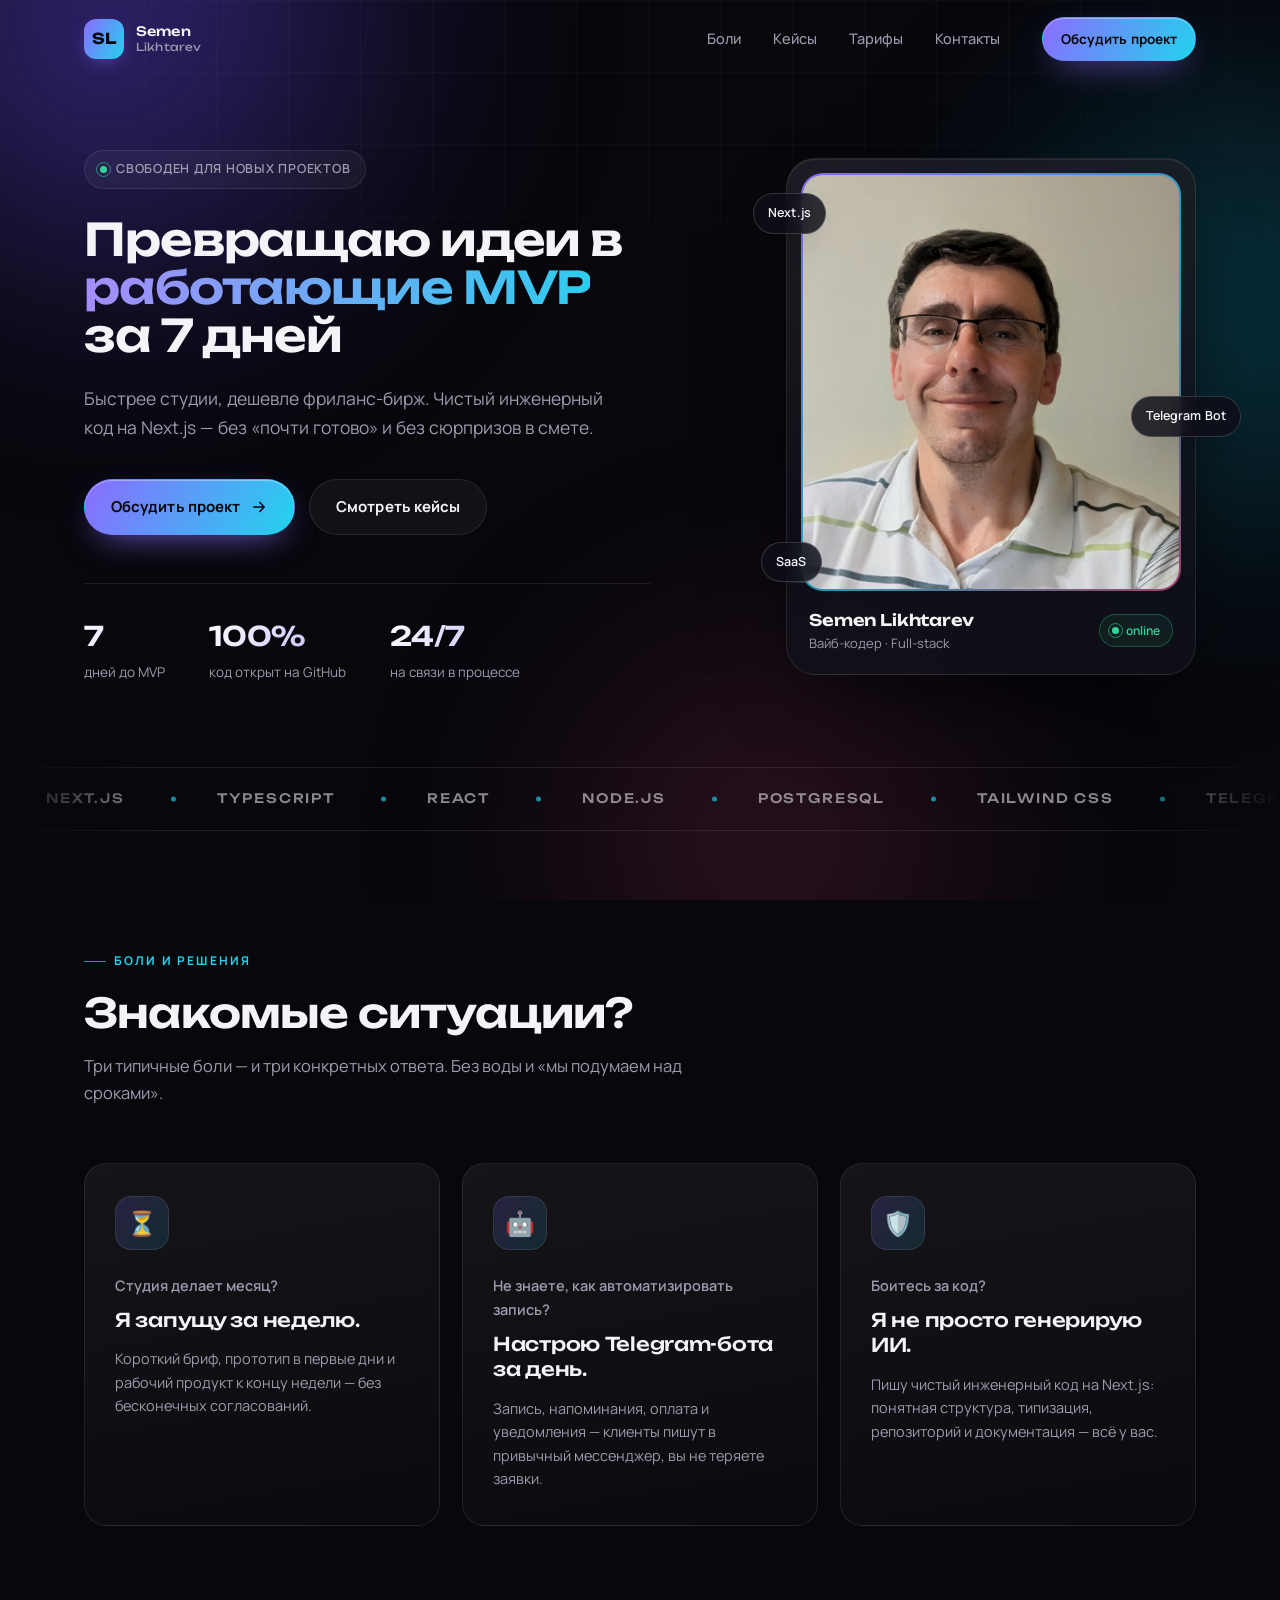
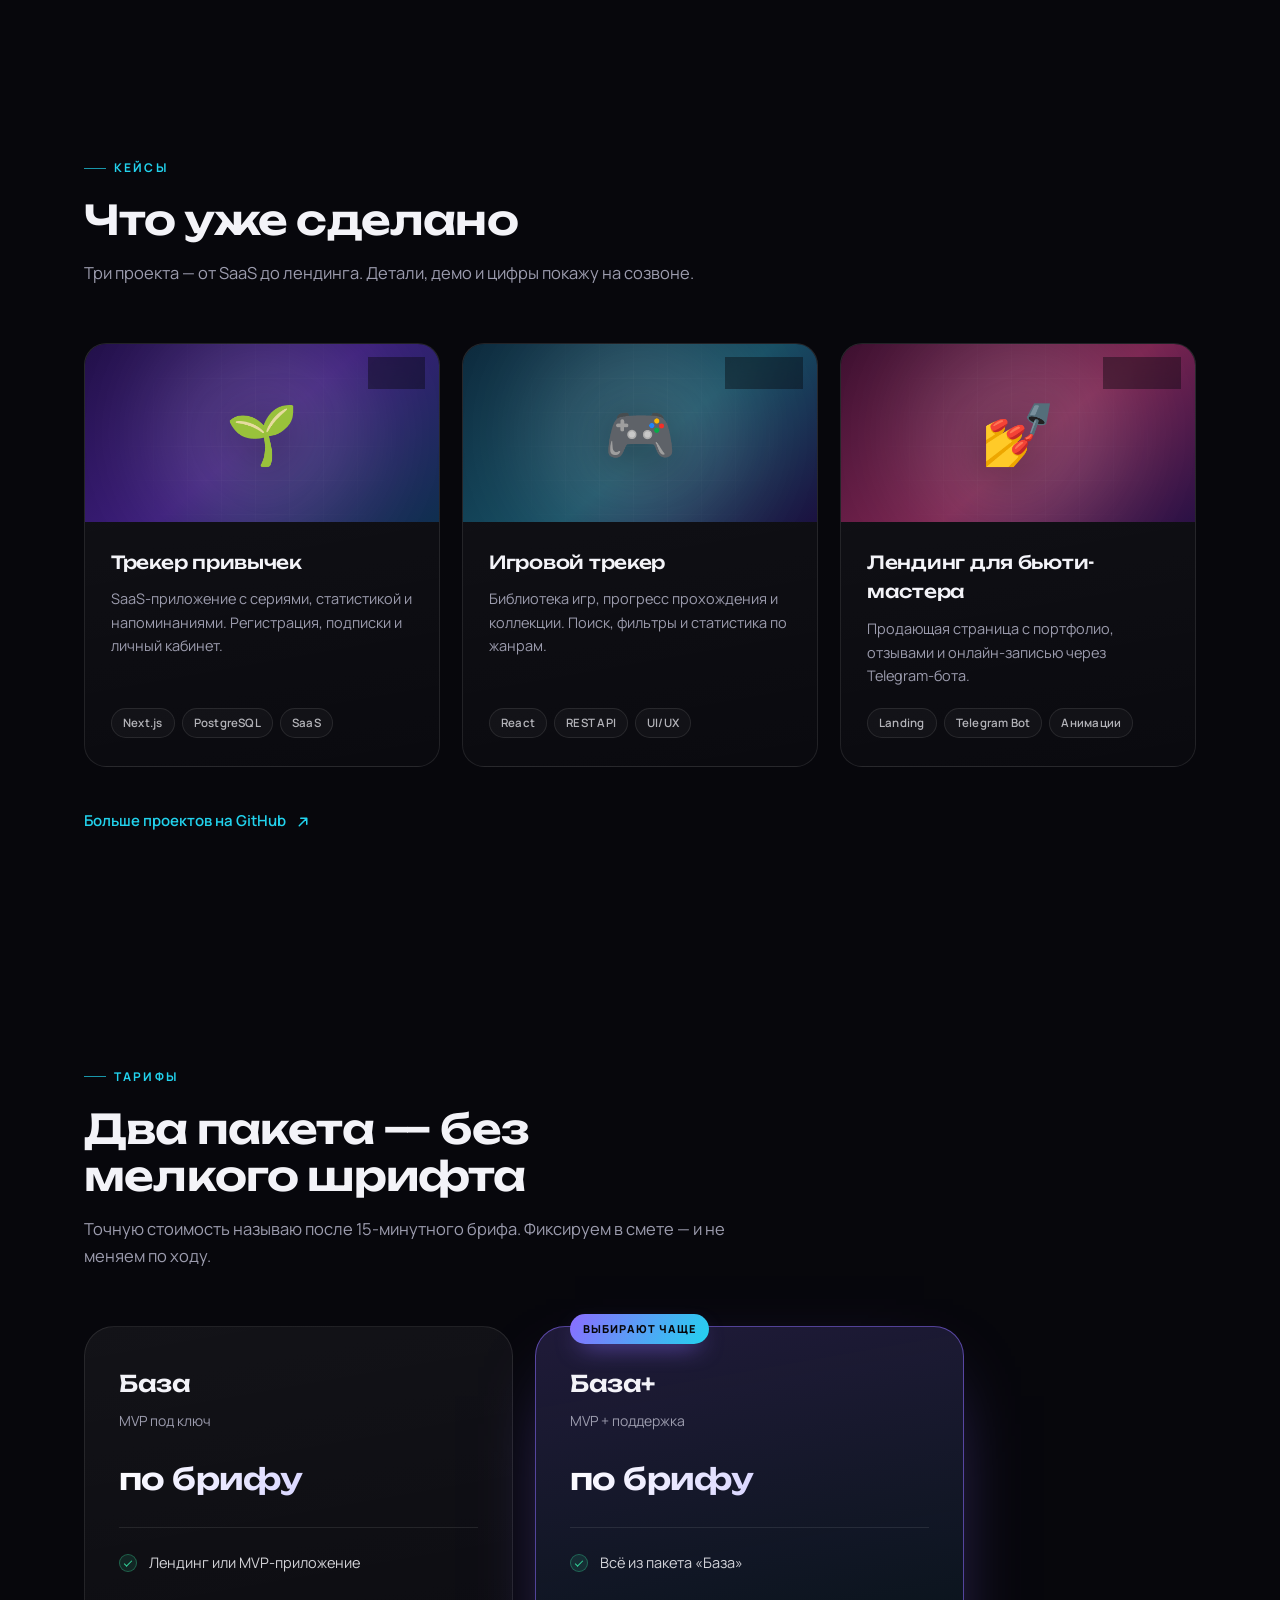
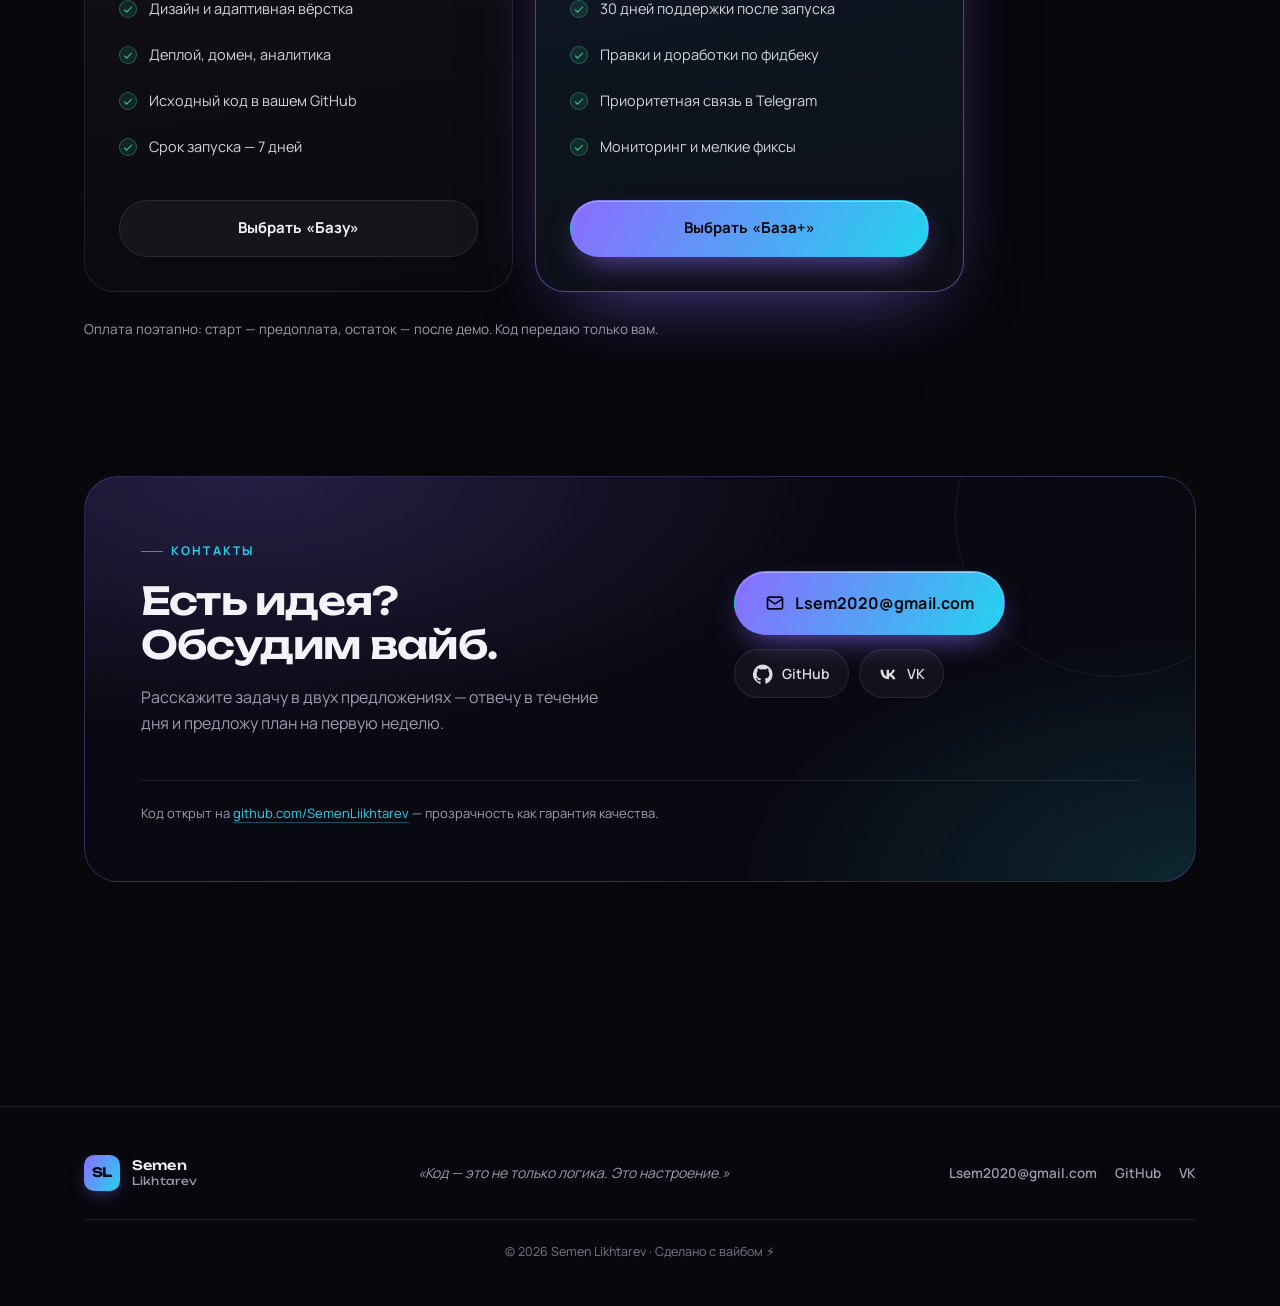
<file: index.html>
<!DOCTYPE html>
<html lang="ru">
<head>
  <meta charset="UTF-8" />
  <meta name="viewport" content="width=device-width, initial-scale=1" />
  <title>Semen Likhtarev — MVP за 7 дней</title>
  <meta name="description" content="Превращаю идеи в работающие MVP за 7 дней. Быстрее студии, дешевле фриланс-бирж. Next.js, Telegram-боты, SaaS — чистый инженерный код." />
  <meta name="theme-color" content="#07070c" />
  <meta name="author" content="Semen Likhtarev" />
  <link rel="canonical" href="https://semenliikhtarev.github.io/site/" />

  <meta property="og:type" content="website" />
  <meta property="og:site_name" content="Semen Likhtarev" />
  <meta property="og:locale" content="ru_RU" />
  <meta property="og:url" content="https://semenliikhtarev.github.io/site/" />
  <meta property="og:title" content="Semen Likhtarev — MVP за 7 дней" />
  <meta property="og:description" content="Превращаю идеи в работающие MVP за 7 дней. Быстрее студии, дешевле фриланс-бирж." />
  <meta property="og:image" content="https://semenliikhtarev.github.io/site/assets/preview.jpg" />
  <meta property="og:image:width" content="1140" />
  <meta property="og:image:height" content="600" />
  <meta property="og:image:alt" content="Сайт-визитка Semen Likhtarev — MVP за 7 дней" />

  <meta name="twitter:card" content="summary_large_image" />
  <meta name="twitter:title" content="Semen Likhtarev — MVP за 7 дней" />
  <meta name="twitter:description" content="Превращаю идеи в работающие MVP за 7 дней. Быстрее студии, дешевле фриланс-бирж." />
  <meta name="twitter:image" content="https://semenliikhtarev.github.io/site/assets/preview.jpg" />

  <link rel="icon" href="data:image/svg+xml,%3Csvg xmlns='http://www.w3.org/2000/svg' viewBox='0 0 64 64'%3E%3Cdefs%3E%3ClinearGradient id='g' x1='0' y1='0' x2='1' y2='1'%3E%3Cstop offset='0' stop-color='%237c5cff'/%3E%3Cstop offset='1' stop-color='%2322d3ee'/%3E%3C/linearGradient%3E%3C/defs%3E%3Crect width='64' height='64' rx='16' fill='url(%23g)'/%3E%3Ctext x='32' y='43' font-family='Arial,sans-serif' font-size='30' font-weight='700' fill='%2307070c' text-anchor='middle'%3ESL%3C/text%3E%3C/svg%3E" />

  <link rel="preconnect" href="https://fonts.googleapis.com" />
  <link rel="preconnect" href="https://fonts.gstatic.com" crossorigin />
  <link href="https://fonts.googleapis.com/css2?family=Manrope:wght@400;500;600;700&family=Unbounded:wght@400;500;600;700&display=swap" rel="stylesheet" />

  <script>
    document.documentElement.classList.add("js");
    window.__revealReady = false;
    setTimeout(function () {
      if (window.__revealReady) return;
      document.querySelectorAll(".reveal").forEach(function (el) {
        el.classList.add("is-visible");
      });
    }, 1600);
  </script>
  <link rel="stylesheet" href="assets/styles.css" />
</head>
<body>
  <a class="skip-link" href="#main">Перейти к содержимому</a>

  <div class="bg-decor" aria-hidden="true">
    <span class="blob blob-1"></span>
    <span class="blob blob-2"></span>
    <span class="blob blob-3"></span>
    <span class="grid-lines"></span>
  </div>

  <header class="site-header" id="header">
    <div class="container header-inner">
      <a class="logo" href="#top" aria-label="Semen Likhtarev — на главную">
        <span class="logo-mark">SL</span>
        <span class="logo-text">Semen<span>Likhtarev</span></span>
      </a>

      <nav class="nav" id="nav" aria-label="Основная навигация">
        <a href="#pain" class="nav-link">Боли</a>
        <a href="#cases" class="nav-link">Кейсы</a>
        <a href="#pricing" class="nav-link">Тарифы</a>
        <a href="#contact" class="nav-link">Контакты</a>
        <a href="#contact" class="btn btn-primary nav-cta">Обсудить проект</a>
      </nav>

      <a href="#contact" class="btn btn-primary btn-sm header-cta">Обсудить проект</a>

      <button class="burger" id="burger" type="button" aria-label="Открыть меню" aria-expanded="false" aria-controls="nav">
        <span></span><span></span><span></span>
      </button>
    </div>
  </header>

  <main id="main">
    <!-- HERO -->
    <section class="hero" id="top">
      <div class="container hero-grid">
        <div class="hero-copy">
          <span class="eyebrow reveal"><span class="pulse-dot"></span> Свободен для новых проектов</span>

          <h1 class="hero-title reveal" style="--d:.08s">
            Превращаю идеи в <span class="grad-text">работающие MVP</span> за 7 дней
          </h1>

          <p class="hero-sub reveal" style="--d:.16s">
            Быстрее студии, дешевле фриланс-бирж. Чистый инженерный код на Next.js — без «почти готово» и без сюрпризов в смете.
          </p>

          <div class="hero-actions reveal" style="--d:.24s">
            <a href="#contact" class="btn btn-primary">
              Обсудить проект
              <svg viewBox="0 0 24 24" width="18" height="18" fill="none" stroke="currentColor" stroke-width="2" stroke-linecap="round" stroke-linejoin="round" aria-hidden="true"><path d="M5 12h14M13 6l6 6-6 6"/></svg>
            </a>
            <a href="#cases" class="btn btn-ghost">Смотреть кейсы</a>
          </div>

          <ul class="hero-stats reveal" style="--d:.32s">
            <li><strong>7</strong><span>дней до MVP</span></li>
            <li><strong>100%</strong><span>код открыт на GitHub</span></li>
            <li><strong>24/7</strong><span>на связи в процессе</span></li>
          </ul>
        </div>

        <div class="hero-visual reveal" style="--d:.2s">
          <div class="avatar-card" id="avatarCard">
            <div class="avatar-frame">
              <img src="assets/avatar.jpg" alt="Портрет Semen Likhtarev" width="800" height="1000" fetchpriority="high" decoding="async" />
            </div>
            <div class="avatar-meta">
              <div>
                <p class="avatar-name">Semen Likhtarev</p>
                <p class="avatar-role">Вайб-кодер · Full-stack</p>
              </div>
              <span class="status-pill"><span class="pulse-dot"></span> online</span>
            </div>
            <span class="float-chip chip-1">Next.js</span>
            <span class="float-chip chip-2">Telegram Bot</span>
            <span class="float-chip chip-3">SaaS</span>
          </div>
        </div>
      </div>

      <div class="marquee" aria-hidden="true">
        <div class="marquee-track">
          <span>Next.js</span><span>TypeScript</span><span>React</span><span>Node.js</span><span>PostgreSQL</span><span>Tailwind CSS</span><span>Telegram API</span><span>Docker</span>
          <span>Next.js</span><span>TypeScript</span><span>React</span><span>Node.js</span><span>PostgreSQL</span><span>Tailwind CSS</span><span>Telegram API</span><span>Docker</span>
        </div>
      </div>
    </section>

    <!-- PAIN & SOLUTIONS -->
    <section class="section" id="pain">
      <div class="container">
        <div class="section-head reveal">
          <span class="section-tag">Боли и решения</span>
          <h2>Знакомые ситуации?</h2>
          <p>Три типичные боли — и три конкретных ответа. Без воды и «мы подумаем над сроками».</p>
        </div>

        <div class="pain-grid">
          <article class="pain-card reveal" style="--d:.05s">
            <div class="pain-icon">⏳</div>
            <p class="pain-q">Студия делает месяц?</p>
            <p class="pain-a">Я запущу за неделю.</p>
            <p class="pain-desc">Короткий бриф, прототип в первые дни и рабочий продукт к концу недели — без бесконечных согласований.</p>
          </article>

          <article class="pain-card reveal" style="--d:.15s">
            <div class="pain-icon">🤖</div>
            <p class="pain-q">Не знаете, как автоматизировать запись?</p>
            <p class="pain-a">Настрою Telegram-бота за день.</p>
            <p class="pain-desc">Запись, напоминания, оплата и уведомления — клиенты пишут в привычный мессенджер, вы не теряете заявки.</p>
          </article>

          <article class="pain-card reveal" style="--d:.25s">
            <div class="pain-icon">🛡️</div>
            <p class="pain-q">Боитесь за код?</p>
            <p class="pain-a">Я не просто генерирую ИИ.</p>
            <p class="pain-desc">Пишу чистый инженерный код на Next.js: понятная структура, типизация, репозиторий и документация — всё у вас.</p>
          </article>
        </div>
      </div>
    </section>

    <!-- CASES -->
    <section class="section" id="cases">
      <div class="container">
        <div class="section-head reveal">
          <span class="section-tag">Кейсы</span>
          <h2>Что уже сделано</h2>
          <p>Три проекта — от SaaS до лендинга. Детали, демо и цифры покажу на созвоне.</p>
        </div>

        <div class="cases-grid">
          <article class="case-card reveal" style="--d:.05s">
            <div class="case-cover cover-1">
              <span class="case-glow"></span>
              <span class="case-emoji">🌱</span>
              <span class="case-type">SaaS</span>
            </div>
            <div class="case-body">
              <h3>Трекер привычек</h3>
              <p>SaaS-приложение с сериями, статистикой и напоминаниями. Регистрация, подписки и личный кабинет.</p>
              <ul class="tags">
                <li>Next.js</li><li>PostgreSQL</li><li>SaaS</li>
              </ul>
            </div>
          </article>

          <article class="case-card reveal" style="--d:.15s">
            <div class="case-cover cover-2">
              <span class="case-glow"></span>
              <span class="case-emoji">🎮</span>
              <span class="case-type">Web App</span>
            </div>
            <div class="case-body">
              <h3>Игровой трекер</h3>
              <p>Библиотека игр, прогресс прохождения и коллекции. Поиск, фильтры и статистика по жанрам.</p>
              <ul class="tags">
                <li>React</li><li>REST API</li><li>UI/UX</li>
              </ul>
            </div>
          </article>

          <article class="case-card reveal" style="--d:.25s">
            <div class="case-cover cover-3">
              <span class="case-glow"></span>
              <span class="case-emoji">💅</span>
              <span class="case-type">Landing</span>
            </div>
            <div class="case-body">
              <h3>Лендинг для бьюти-мастера</h3>
              <p>Продающая страница с портфолио, отзывами и онлайн-записью через Telegram-бота.</p>
              <ul class="tags">
                <li>Landing</li><li>Telegram Bot</li><li>Анимации</li>
              </ul>
            </div>
          </article>
        </div>

        <div class="cases-foot reveal">
          <a class="link-arrow" href="https://github.com/SemenLiikhtarev" target="_blank" rel="noopener noreferrer">
            Больше проектов на GitHub
            <svg viewBox="0 0 24 24" width="18" height="18" fill="none" stroke="currentColor" stroke-width="2" stroke-linecap="round" stroke-linejoin="round" aria-hidden="true"><path d="M7 17L17 7M9 7h8v8"/></svg>
          </a>
        </div>
      </div>
    </section>

    <!-- PRICING -->
    <section class="section" id="pricing">
      <div class="container">
        <div class="section-head reveal">
          <span class="section-tag">Тарифы</span>
          <h2>Два пакета — без мелкого шрифта</h2>
          <p>Точную стоимость называю после 15-минутного брифа. Фиксируем в смете — и не меняем по ходу.</p>
        </div>

        <div class="pricing-grid">
          <article class="price-card reveal" style="--d:.05s">
            <div class="price-head">
              <h3>База</h3>
              <p class="price-tagline">MVP под ключ</p>
              <p class="price-value">по брифу</p>
            </div>
            <ul class="price-list">
              <li>Лендинг или MVP-приложение</li>
              <li>Дизайн и адаптивная вёрстка</li>
              <li>Деплой, домен, аналитика</li>
              <li>Исходный код в вашем GitHub</li>
              <li>Срок запуска — 7 дней</li>
            </ul>
            <a href="mailto:Lsem2020@gmail.com?subject=Проект%3A%20пакет%20«База»" class="btn btn-ghost btn-block">Выбрать «Базу»</a>
          </article>

          <article class="price-card price-card--featured reveal" style="--d:.15s">
            <span class="price-badge">Выбирают чаще</span>
            <div class="price-head">
              <h3>База+</h3>
              <p class="price-tagline">MVP + поддержка</p>
              <p class="price-value">по брифу</p>
            </div>
            <ul class="price-list">
              <li>Всё из пакета «База»</li>
              <li>30 дней поддержки после запуска</li>
              <li>Правки и доработки по фидбеку</li>
              <li>Приоритетная связь в Telegram</li>
              <li>Мониторинг и мелкие фиксы</li>
            </ul>
            <a href="mailto:Lsem2020@gmail.com?subject=Проект%3A%20пакет%20«База%2B»" class="btn btn-primary btn-block">Выбрать «База+»</a>
          </article>
        </div>

        <p class="pricing-note reveal">Оплата поэтапно: старт — предоплата, остаток — после демо. Код передаю только вам.</p>
      </div>
    </section>

    <!-- CONTACT -->
    <section class="section contact-section" id="contact">
      <div class="container">
        <div class="contact-card reveal">
          <div class="contact-copy">
            <span class="section-tag">Контакты</span>
            <h2>Есть идея? Обсудим вайб.</h2>
            <p>Расскажите задачу в двух предложениях — отвечу в течение дня и предложу план на первую неделю.</p>
          </div>

          <div class="contact-actions">
            <a href="mailto:Lsem2020@gmail.com" class="btn btn-primary btn-lg">
              <svg viewBox="0 0 24 24" width="20" height="20" fill="none" stroke="currentColor" stroke-width="2" stroke-linecap="round" stroke-linejoin="round" aria-hidden="true"><rect x="3" y="5" width="18" height="14" rx="2"/><path d="m3 7 9 6 9-6"/></svg>
              Lsem2020@gmail.com
            </a>

            <div class="contact-links">
              <a href="https://github.com/SemenLiikhtarev" target="_blank" rel="noopener noreferrer" class="contact-link">
                <svg viewBox="0 0 24 24" width="20" height="20" fill="currentColor" aria-hidden="true"><path d="M12 .5a12 12 0 0 0-3.8 23.4c.6.1.8-.3.8-.6v-2.2c-3.3.7-4-1.6-4-1.6-.6-1.4-1.4-1.8-1.4-1.8-1.1-.8.1-.8.1-.8 1.2.1 1.9 1.3 1.9 1.3 1.1 1.9 2.8 1.3 3.5 1 .1-.8.4-1.3.8-1.6-2.7-.3-5.5-1.3-5.5-5.9 0-1.3.5-2.4 1.2-3.2-.1-.3-.5-1.5.1-3.1 0 0 1-.3 3.3 1.2a11.5 11.5 0 0 1 6 0c2.3-1.5 3.3-1.2 3.3-1.2.6 1.6.2 2.8.1 3.1.8.8 1.2 1.9 1.2 3.2 0 4.6-2.8 5.6-5.5 5.9.4.4.8 1.1.8 2.2v3.3c0 .3.2.7.8.6A12 12 0 0 0 12 .5Z"/></svg>
                GitHub
              </a>
              <a href="https://vk.com/id36313731" target="_blank" rel="noopener noreferrer" class="contact-link">
                <svg viewBox="0 0 24 24" width="20" height="20" fill="currentColor" aria-hidden="true"><path d="M12.8 18.4c-6.2 0-9.7-4.3-9.8-11.4h3.1c.1 5.2 2.4 7.4 4.2 7.9V7h2.9v4.5c1.8-.2 3.7-2.2 4.3-4.5h2.9a8.7 8.7 0 0 1-3.9 5.6 8.9 8.9 0 0 1 4.5 5.8h-3.2c-.6-2-2.2-3.6-4.6-3.8v3.8h-.4Z"/></svg>
                VK
              </a>
            </div>
          </div>

          <p class="contact-note">
            Код открыт на <a href="https://github.com/SemenLiikhtarev" target="_blank" rel="noopener noreferrer">github.com/SemenLiikhtarev</a> — прозрачность как гарантия качества.
          </p>
        </div>
      </div>
    </section>
  </main>

  <footer class="site-footer">
    <div class="container footer-inner">
      <a class="logo logo--footer" href="#top">
        <span class="logo-mark">SL</span>
        <span class="logo-text">Semen<span>Likhtarev</span></span>
      </a>

      <p class="footer-quote">«Код — это не только логика. Это настроение.»</p>

      <div class="footer-links">
        <a href="mailto:Lsem2020@gmail.com">Lsem2020@gmail.com</a>
        <a href="https://github.com/SemenLiikhtarev" target="_blank" rel="noopener noreferrer">GitHub</a>
        <a href="https://vk.com/id36313731" target="_blank" rel="noopener noreferrer">VK</a>
      </div>

      <p class="footer-copy">© <span id="year">2026</span> Semen Likhtarev · Сделано с вайбом ⚡</p>
    </div>
  </footer>

  <script src="assets/script.js" defer></script>
</body>
</html>
</file>
<file: assets/styles.css>
/* ==========================================================================
   Semen Likhtarev — personal site
   Stack: vanilla CSS, no build step
   ========================================================================== */

/* ---------- Tokens ---------- */
:root {
  --bg: #07070c;
  --bg-soft: #0b0b13;
  --surface: rgba(255, 255, 255, 0.045);
  --surface-2: rgba(255, 255, 255, 0.075);
  --border: rgba(255, 255, 255, 0.09);
  --border-strong: rgba(255, 255, 255, 0.16);
  --text: #f3f3f8;
  --muted: #9c9cae;
  --accent: #8b6cff;
  --accent-2: #22d3ee;
  --accent-3: #ff5fa2;
  --green: #34d399;
  --gradient: linear-gradient(120deg, #8b6cff 0%, #22d3ee 100%);
  --gradient-soft: linear-gradient(120deg, rgba(139, 108, 255, 0.18), rgba(34, 211, 238, 0.12));
  --radius-sm: 14px;
  --radius: 22px;
  --radius-lg: 30px;
  --container: 1160px;
  --ease: cubic-bezier(0.22, 1, 0.36, 1);
  --font-head: "Unbounded", "Manrope", system-ui, sans-serif;
  --font-body: "Manrope", system-ui, -apple-system, "Segoe UI", sans-serif;
  --header-h: 78px;
}

/* ---------- Reset ---------- */
*,
*::before,
*::after {
  box-sizing: border-box;
}

html {
  scroll-behavior: smooth;
  scroll-padding-top: calc(var(--header-h) + 16px);
  -webkit-text-size-adjust: 100%;
}

body {
  margin: 0;
  min-height: 100vh;
  background: var(--bg);
  color: var(--text);
  font-family: var(--font-body);
  font-size: 16px;
  line-height: 1.65;
  overflow-x: hidden;
  -webkit-font-smoothing: antialiased;
}

img {
  display: block;
  max-width: 100%;
}

a {
  color: inherit;
  text-decoration: none;
}

ul {
  margin: 0;
  padding: 0;
  list-style: none;
}

h1, h2, h3, p {
  margin: 0;
}

button {
  font: inherit;
  color: inherit;
  background: none;
  border: 0;
  cursor: pointer;
}

::selection {
  background: rgba(139, 108, 255, 0.4);
  color: #fff;
}

:focus-visible {
  outline: 2px solid var(--accent-2);
  outline-offset: 3px;
  border-radius: 6px;
}

/* ---------- Utilities ---------- */
.container {
  width: 100%;
  max-width: var(--container);
  margin: 0 auto;
  padding: 0 24px;
}

.grad-text {
  background: linear-gradient(100deg, #a78bfa 0%, #22d3ee 55%, #67e8f9 100%);
  background-size: 200% 100%;
  -webkit-background-clip: text;
  background-clip: text;
  color: transparent;
  animation: gradientShift 9s ease-in-out infinite;
}

.skip-link {
  position: fixed;
  top: -100px;
  left: 16px;
  z-index: 200;
  padding: 10px 18px;
  border-radius: 999px;
  background: var(--accent-2);
  color: #05060a;
  font-weight: 700;
  transition: top 0.25s var(--ease);
}

.skip-link:focus {
  top: 14px;
}

body.nav-open {
  overflow: hidden;
}

/* ---------- Decorative background ---------- */
.bg-decor {
  position: fixed;
  inset: 0;
  z-index: -1;
  overflow: hidden;
  pointer-events: none;
}

.blob {
  position: absolute;
  border-radius: 50%;
  filter: blur(100px);
  opacity: 0.5;
  will-change: transform;
}

.blob-1 {
  top: -220px;
  left: -120px;
  width: 620px;
  height: 620px;
  background: radial-gradient(circle at 35% 35%, #6d4dff, transparent 70%);
  animation: drift 22s ease-in-out infinite alternate;
}

.blob-2 {
  top: 8%;
  right: -200px;
  width: 560px;
  height: 560px;
  background: radial-gradient(circle at 60% 40%, #0ea5c4, transparent 70%);
  opacity: 0.35;
  animation: drift 26s ease-in-out infinite alternate-reverse;
}

.blob-3 {
  bottom: -260px;
  left: 35%;
  width: 640px;
  height: 640px;
  background: radial-gradient(circle at 50% 50%, #ff4f9a, transparent 70%);
  opacity: 0.18;
  animation: drift 30s ease-in-out infinite alternate;
}

.grid-lines {
  position: absolute;
  inset: 0;
  background-image:
    linear-gradient(rgba(255, 255, 255, 0.028) 1px, transparent 1px),
    linear-gradient(90deg, rgba(255, 255, 255, 0.028) 1px, transparent 1px);
  background-size: 72px 72px;
  mask-image: radial-gradient(ellipse 90% 60% at 50% 0%, #000 30%, transparent 75%);
  -webkit-mask-image: radial-gradient(ellipse 90% 60% at 50% 0%, #000 30%, transparent 75%);
}

/* ---------- Header ---------- */
.site-header {
  position: fixed;
  top: 0;
  left: 0;
  right: 0;
  z-index: 100;
  transition: background 0.35s var(--ease), border-color 0.35s var(--ease), backdrop-filter 0.35s var(--ease);
  border-bottom: 1px solid transparent;
}

.site-header.is-scrolled {
  background: rgba(7, 7, 12, 0.72);
  border-bottom-color: var(--border);
  backdrop-filter: blur(18px) saturate(140%);
  -webkit-backdrop-filter: blur(18px) saturate(140%);
}

.header-inner {
  display: flex;
  align-items: center;
  gap: 28px;
  height: var(--header-h);
}

.logo {
  display: inline-flex;
  align-items: center;
  gap: 12px;
  flex-shrink: 0;
}

.logo-mark {
  display: grid;
  place-items: center;
  width: 40px;
  height: 40px;
  border-radius: 12px;
  background: var(--gradient);
  color: #08080e;
  font-family: var(--font-head);
  font-size: 15px;
  font-weight: 700;
  letter-spacing: -0.02em;
  box-shadow: 0 6px 20px -8px rgba(139, 108, 255, 0.8);
  transition: transform 0.4s var(--ease);
}

.logo:hover .logo-mark {
  transform: rotate(-6deg) scale(1.05);
}

.logo-text {
  display: flex;
  flex-direction: column;
  font-family: var(--font-head);
  font-size: 13px;
  font-weight: 500;
  line-height: 1.3;
  letter-spacing: 0.01em;
}

.logo-text span {
  color: var(--muted);
  font-size: 11px;
  font-weight: 400;
}

.nav {
  display: flex;
  align-items: center;
  gap: 4px;
  margin-left: auto;
}

.nav-link {
  position: relative;
  padding: 8px 14px;
  border-radius: 999px;
  color: var(--muted);
  font-size: 14.5px;
  font-weight: 500;
  transition: color 0.25s var(--ease), background 0.25s var(--ease);
}

.nav-link::after {
  content: "";
  position: absolute;
  left: 50%;
  bottom: 3px;
  width: 5px;
  height: 5px;
  border-radius: 50%;
  background: var(--accent-2);
  opacity: 0;
  transform: translate(-50%, 4px) scale(0.4);
  transition: opacity 0.25s var(--ease), transform 0.25s var(--ease);
}

.nav-link:hover,
.nav-link.is-active {
  color: var(--text);
}

.nav-link:hover::after,
.nav-link.is-active::after {
  opacity: 1;
  transform: translate(-50%, 0) scale(1);
}

.header-cta {
  flex-shrink: 0;
}

.nav .nav-cta {
  display: none;
}

.burger {
  display: none;
  flex-direction: column;
  justify-content: center;
  gap: 5px;
  width: 44px;
  height: 44px;
  border-radius: 12px;
  border: 1px solid var(--border);
  background: var(--surface);
  margin-left: auto;
  transition: border-color 0.25s var(--ease), background 0.25s var(--ease);
}

.burger span {
  display: block;
  width: 18px;
  height: 2px;
  margin: 0 auto;
  border-radius: 2px;
  background: var(--text);
  transition: transform 0.35s var(--ease), opacity 0.25s var(--ease);
}

.burger.is-open span:nth-child(1) {
  transform: translateY(7px) rotate(45deg);
}

.burger.is-open span:nth-child(2) {
  opacity: 0;
}

.burger.is-open span:nth-child(3) {
  transform: translateY(-7px) rotate(-45deg);
}

/* ---------- Buttons ---------- */
.btn {
  display: inline-flex;
  align-items: center;
  justify-content: center;
  gap: 10px;
  padding: 15px 26px;
  border-radius: 999px;
  border: 1px solid transparent;
  font-family: var(--font-body);
  font-size: 15px;
  font-weight: 700;
  letter-spacing: 0.005em;
  white-space: nowrap;
  transition: transform 0.3s var(--ease), box-shadow 0.3s var(--ease),
    background 0.3s var(--ease), border-color 0.3s var(--ease), color 0.3s var(--ease);
}

.btn svg {
  transition: transform 0.3s var(--ease);
}

.btn-primary {
  background: var(--gradient);
  color: #07070c;
  box-shadow: 0 12px 34px -14px rgba(139, 108, 255, 0.9), inset 0 1px 0 rgba(255, 255, 255, 0.35);
}

.btn-primary:hover {
  transform: translateY(-2px);
  box-shadow: 0 18px 44px -14px rgba(34, 211, 238, 0.7), inset 0 1px 0 rgba(255, 255, 255, 0.45);
}

.btn-primary:hover svg {
  transform: translateX(3px);
}

.btn-ghost {
  border-color: var(--border);
  background: var(--surface);
  color: var(--text);
}

.btn-ghost:hover {
  border-color: rgba(139, 108, 255, 0.55);
  background: var(--surface-2);
  transform: translateY(-2px);
}

.btn-sm {
  padding: 10px 18px;
  font-size: 13.5px;
}

.btn-lg {
  padding: 18px 30px;
  font-size: 16px;
}

.btn-block {
  width: 100%;
}

/* ---------- Hero ---------- */
.hero {
  position: relative;
  padding: calc(var(--header-h) + 72px) 0 0;
}

.hero-grid {
  display: grid;
  grid-template-columns: minmax(0, 1.08fr) minmax(0, 0.92fr);
  align-items: center;
  gap: 64px;
}

.eyebrow {
  display: inline-flex;
  align-items: center;
  gap: 9px;
  padding: 8px 15px;
  border: 1px solid var(--border);
  border-radius: 999px;
  background: var(--surface);
  color: var(--muted);
  font-size: 12.5px;
  font-weight: 600;
  letter-spacing: 0.06em;
  text-transform: uppercase;
}

.pulse-dot {
  position: relative;
  display: inline-block;
  width: 7px;
  height: 7px;
  border-radius: 50%;
  background: var(--green);
  flex-shrink: 0;
}

.pulse-dot::after {
  content: "";
  position: absolute;
  inset: -4px;
  border-radius: 50%;
  border: 1px solid var(--green);
  opacity: 0.6;
  animation: pulse 2.4s ease-out infinite;
}

.hero-title {
  margin-top: 26px;
  font-family: var(--font-head);
  font-size: clamp(2.2rem, 3.5vw, 3rem);
  font-weight: 600;
  line-height: 1.08;
  letter-spacing: -0.025em;
}

.hero-sub {
  max-width: 520px;
  margin-top: 24px;
  color: var(--muted);
  font-size: 17.5px;
  line-height: 1.68;
}

.hero-actions {
  display: flex;
  flex-wrap: wrap;
  gap: 14px;
  margin-top: 36px;
}

.hero-stats {
  display: flex;
  flex-wrap: wrap;
  gap: 44px;
  margin-top: 48px;
  padding-top: 30px;
  border-top: 1px solid var(--border);
}

.hero-stats li {
  display: flex;
  flex-direction: column;
  gap: 2px;
}

.hero-stats strong {
  font-family: var(--font-head);
  font-size: 27px;
  font-weight: 600;
  letter-spacing: -0.02em;
  background: linear-gradient(120deg, #ffffff, #b9b3ff);
  -webkit-background-clip: text;
  background-clip: text;
  color: transparent;
}

.hero-stats span {
  color: var(--muted);
  font-size: 13.5px;
}

/* ---------- Avatar card ---------- */
.hero-visual {
  display: flex;
  justify-content: flex-end;
}

.avatar-card {
  position: relative;
  width: 100%;
  max-width: 410px;
  padding: 14px;
  border: 1px solid var(--border);
  border-radius: var(--radius-lg);
  background:
    linear-gradient(160deg, rgba(255, 255, 255, 0.08), rgba(255, 255, 255, 0.02) 55%),
    rgba(12, 12, 20, 0.72);
  box-shadow: 0 40px 90px -40px rgba(0, 0, 0, 0.9), inset 0 1px 0 rgba(255, 255, 255, 0.07);
  backdrop-filter: blur(14px);
  -webkit-backdrop-filter: blur(14px);
  transform-style: preserve-3d;
  transition: transform 0.45s var(--ease), box-shadow 0.45s var(--ease);
  will-change: transform;
}

.avatar-card:hover {
  box-shadow: 0 50px 110px -40px rgba(84, 60, 200, 0.55), inset 0 1px 0 rgba(255, 255, 255, 0.1);
}

.avatar-frame {
  padding: 2px;
  border-radius: 22px;
  background: linear-gradient(140deg, rgba(139, 108, 255, 0.95), rgba(34, 211, 238, 0.75) 55%, rgba(255, 95, 162, 0.6));
}

.avatar-frame img {
  width: 100%;
  height: auto;
  aspect-ratio: 4 / 4.4;
  object-fit: cover;
  object-position: 50% 20%;
  border-radius: 20px;
  filter: saturate(1.02) contrast(1.03);
}

.avatar-meta {
  display: flex;
  align-items: center;
  justify-content: space-between;
  gap: 12px;
  padding: 16px 8px 6px;
}

.avatar-name {
  font-family: var(--font-head);
  font-size: 16px;
  font-weight: 600;
  letter-spacing: -0.01em;
}

.avatar-role {
  color: var(--muted);
  font-size: 13px;
}

.status-pill {
  display: inline-flex;
  align-items: center;
  gap: 7px;
  padding: 6px 12px;
  border: 1px solid rgba(52, 211, 153, 0.3);
  border-radius: 999px;
  background: rgba(52, 211, 153, 0.08);
  color: var(--green);
  font-size: 12px;
  font-weight: 600;
  flex-shrink: 0;
}

.float-chip {
  position: absolute;
  z-index: 2;
  padding: 9px 14px;
  border: 1px solid var(--border-strong);
  border-radius: 999px;
  background: rgba(14, 14, 24, 0.82);
  color: var(--text);
  font-size: 12.5px;
  font-weight: 600;
  letter-spacing: 0.01em;
  box-shadow: 0 16px 34px -18px rgba(0, 0, 0, 0.9);
  backdrop-filter: blur(10px);
  -webkit-backdrop-filter: blur(10px);
  animation: floatY 6s ease-in-out infinite;
}

.chip-1 {
  top: 34px;
  left: -34px;
  animation-delay: -1s;
}

.chip-2 {
  top: 46%;
  right: -46px;
  animation-delay: -2.6s;
}

.chip-3 {
  bottom: 92px;
  left: -26px;
  animation-delay: -4.1s;
}

/* ---------- Marquee ---------- */
.marquee {
  margin-top: 84px;
  padding: 20px 0;
  border-top: 1px solid var(--border);
  border-bottom: 1px solid var(--border);
  overflow: hidden;
  mask-image: linear-gradient(90deg, transparent, #000 12%, #000 88%, transparent);
  -webkit-mask-image: linear-gradient(90deg, transparent, #000 12%, #000 88%, transparent);
}

.marquee-track {
  display: flex;
  align-items: center;
  gap: 46px;
  width: max-content;
  animation: marquee 34s linear infinite;
}

.marquee:hover .marquee-track {
  animation-play-state: paused;
}

.marquee-track span {
  position: relative;
  padding-left: 46px;
  color: rgba(243, 243, 248, 0.55);
  font-family: var(--font-head);
  font-size: 13px;
  font-weight: 500;
  letter-spacing: 0.14em;
  text-transform: uppercase;
  white-space: nowrap;
}

.marquee-track span::before {
  content: "";
  position: absolute;
  left: 0;
  top: 50%;
  width: 5px;
  height: 5px;
  border-radius: 50%;
  background: var(--accent-2);
  transform: translateY(-50%);
  opacity: 0.65;
}

/* ---------- Sections ---------- */
.section {
  padding: 112px 0;
}

.section-head {
  max-width: 660px;
  margin-bottom: 56px;
}

.section-tag {
  display: inline-flex;
  align-items: center;
  gap: 8px;
  margin-bottom: 18px;
  color: var(--accent-2);
  font-size: 12px;
  font-weight: 700;
  letter-spacing: 0.18em;
  text-transform: uppercase;
}

.section-tag::before {
  content: "";
  width: 22px;
  height: 1px;
  background: var(--accent-2);
  opacity: 0.7;
}

.section-head h2 {
  font-family: var(--font-head);
  font-size: clamp(1.75rem, 3.2vw, 2.55rem);
  font-weight: 600;
  line-height: 1.16;
  letter-spacing: -0.02em;
  text-wrap: balance;
}

.section-head p {
  margin-top: 16px;
  color: var(--muted);
  font-size: 16.5px;
}

/* ---------- Pain cards ---------- */
.pain-grid {
  display: grid;
  grid-template-columns: repeat(3, minmax(0, 1fr));
  gap: 22px;
}

.pain-card {
  position: relative;
  padding: 32px 30px 34px;
  border: 1px solid var(--border);
  border-radius: var(--radius);
  background: linear-gradient(170deg, rgba(255, 255, 255, 0.055), rgba(255, 255, 255, 0.015));
  overflow: hidden;
  transition: transform 0.45s var(--ease), border-color 0.45s var(--ease), box-shadow 0.45s var(--ease);
}

.pain-card::before {
  content: "";
  position: absolute;
  top: -60%;
  left: -20%;
  width: 240px;
  height: 240px;
  border-radius: 50%;
  background: radial-gradient(circle, rgba(139, 108, 255, 0.35), transparent 70%);
  opacity: 0;
  transition: opacity 0.5s var(--ease);
  pointer-events: none;
}

.pain-card:hover {
  transform: translateY(-6px);
  border-color: rgba(139, 108, 255, 0.4);
  box-shadow: 0 30px 60px -34px rgba(0, 0, 0, 0.9);
}

.pain-card:hover::before {
  opacity: 1;
}

.pain-icon {
  display: grid;
  place-items: center;
  width: 54px;
  height: 54px;
  margin-bottom: 24px;
  border: 1px solid var(--border);
  border-radius: 16px;
  background: var(--gradient-soft);
  font-size: 24px;
  line-height: 1;
}

.pain-q {
  color: var(--muted);
  font-size: 14.5px;
  font-weight: 600;
}

.pain-a {
  margin-top: 10px;
  font-family: var(--font-head);
  font-size: 19px;
  font-weight: 500;
  line-height: 1.35;
  letter-spacing: -0.015em;
}

.pain-desc {
  margin-top: 14px;
  color: var(--muted);
  font-size: 14.5px;
  line-height: 1.62;
}

/* ---------- Cases ---------- */
.cases-grid {
  display: grid;
  grid-template-columns: repeat(3, minmax(0, 1fr));
  gap: 22px;
}

.case-card {
  display: flex;
  flex-direction: column;
  border: 1px solid var(--border);
  border-radius: var(--radius);
  background: linear-gradient(170deg, rgba(255, 255, 255, 0.05), rgba(255, 255, 255, 0.015));
  overflow: hidden;
  transition: transform 0.45s var(--ease), border-color 0.45s var(--ease), box-shadow 0.45s var(--ease);
}

.case-card:hover {
  transform: translateY(-8px);
  border-color: rgba(34, 211, 238, 0.35);
  box-shadow: 0 34px 70px -34px rgba(0, 0, 0, 0.95);
}

.case-cover {
  position: relative;
  display: grid;
  place-items: center;
  height: 178px;
  overflow: hidden;
}

.case-cover::after {
  content: "";
  position: absolute;
  inset: 0;
  background-image:
    linear-gradient(rgba(255, 255, 255, 0.07) 1px, transparent 1px),
    linear-gradient(90deg, rgba(255, 255, 255, 0.07) 1px, transparent 1px);
  background-size: 34px 34px;
  opacity: 0.35;
  mask-image: radial-gradient(circle at 50% 50%, #000 20%, transparent 78%);
  -webkit-mask-image: radial-gradient(circle at 50% 50%, #000 20%, transparent 78%);
}

.cover-1 {
  background: linear-gradient(140deg, #221049 0%, #3b1d7a 50%, #0f2f4f 100%);
}

.cover-2 {
  background: linear-gradient(140deg, #0d2a3d 0%, #164e63 55%, #1b1140 100%);
}

.cover-3 {
  background: linear-gradient(140deg, #3d1030 0%, #7a2450 55%, #2a1145 100%);
}

.case-glow {
  position: absolute;
  width: 220px;
  height: 220px;
  border-radius: 50%;
  background: rgba(255, 255, 255, 0.14);
  filter: blur(46px);
  transition: transform 0.6s var(--ease), opacity 0.6s var(--ease);
}

.case-card:hover .case-glow {
  transform: scale(1.25);
}

.case-emoji {
  position: relative;
  z-index: 1;
  font-size: 58px;
  line-height: 1;
  filter: drop-shadow(0 10px 22px rgba(0, 0, 0, 0.4));
  transition: transform 0.5s var(--ease);
}

.case-card:hover .case-emoji {
  transform: translateY(-4px) scale(1.06) rotate(-3deg);
}

.case-type {
  position: absolute;
  top: 14px;
  right: 14px;
  z-index: 2;
  padding: 5px 11px;
  border: 1px solid rgba(255, 255, 255, 0.22);
  border-radius: 999px;
  background: rgba(8, 8, 14, 0.42);
  font-size: 11.5px;
  font-weight: 600;
  letter-spacing: 0.06em;
  text-transform: uppercase;
  backdrop-filter: blur(8px);
  -webkit-backdrop-filter: blur(8px);
}

.case-body {
  display: flex;
  flex-direction: column;
  flex: 1;
  padding: 26px 26px 28px;
}

.case-body h3 {
  font-family: var(--font-head);
  font-size: 18px;
  font-weight: 500;
  letter-spacing: -0.015em;
}

.case-body p {
  margin-top: 10px;
  color: var(--muted);
  font-size: 14.5px;
  line-height: 1.62;
}

.tags {
  display: flex;
  flex-wrap: wrap;
  gap: 7px;
  margin-top: auto;
  padding-top: 20px;
}

.tags li {
  padding: 5px 11px;
  border: 1px solid var(--border);
  border-radius: 999px;
  background: rgba(255, 255, 255, 0.03);
  color: rgba(243, 243, 248, 0.72);
  font-size: 11.5px;
  font-weight: 600;
  letter-spacing: 0.02em;
}

.cases-foot {
  margin-top: 40px;
}

.link-arrow {
  display: inline-flex;
  align-items: center;
  gap: 8px;
  color: var(--accent-2);
  font-size: 15px;
  font-weight: 600;
  transition: gap 0.3s var(--ease), color 0.3s var(--ease);
}

.link-arrow:hover {
  gap: 13px;
  color: #7ceaf7;
}

/* ---------- Pricing ---------- */
.pricing-grid {
  display: grid;
  grid-template-columns: repeat(2, minmax(0, 1fr));
  gap: 22px;
  max-width: 880px;
}

.price-card {
  position: relative;
  display: flex;
  flex-direction: column;
  padding: 38px 34px 34px;
  border: 1px solid var(--border);
  border-radius: var(--radius-lg);
  background: linear-gradient(170deg, rgba(255, 255, 255, 0.05), rgba(255, 255, 255, 0.012));
  transition: transform 0.45s var(--ease), border-color 0.45s var(--ease), box-shadow 0.45s var(--ease);
}

.price-card:hover {
  transform: translateY(-5px);
  border-color: var(--border-strong);
}

.price-card--featured {
  border-color: rgba(139, 108, 255, 0.55);
  background:
    linear-gradient(170deg, rgba(139, 108, 255, 0.16), rgba(34, 211, 238, 0.05) 55%, rgba(255, 255, 255, 0.012)),
    var(--bg-soft);
  box-shadow: 0 30px 80px -40px rgba(139, 108, 255, 0.75);
}

.price-badge {
  position: absolute;
  top: -13px;
  left: 34px;
  padding: 6px 13px;
  border-radius: 999px;
  background: var(--gradient);
  color: #07070c;
  font-size: 11px;
  font-weight: 800;
  letter-spacing: 0.1em;
  text-transform: uppercase;
  box-shadow: 0 10px 24px -10px rgba(139, 108, 255, 0.9);
}

.price-head {
  padding-bottom: 24px;
  border-bottom: 1px solid var(--border);
}

.price-head h3 {
  font-family: var(--font-head);
  font-size: 23px;
  font-weight: 600;
  letter-spacing: -0.02em;
}

.price-tagline {
  margin-top: 6px;
  color: var(--muted);
  font-size: 14px;
}

.price-value {
  margin-top: 22px;
  font-family: var(--font-head);
  font-size: 30px;
  font-weight: 600;
  letter-spacing: -0.02em;
  background: linear-gradient(120deg, #ffffff, #b9b3ff);
  -webkit-background-clip: text;
  background-clip: text;
  color: transparent;
}

.price-list {
  flex: 1;
  padding: 12px 0 30px;
}

.price-list li {
  position: relative;
  padding: 11px 0 11px 30px;
  color: rgba(243, 243, 248, 0.86);
  font-size: 14.5px;
}

.price-list li::before {
  content: "";
  position: absolute;
  left: 0;
  top: 50%;
  width: 18px;
  height: 18px;
  border-radius: 50%;
  background: rgba(52, 211, 153, 0.12);
  border: 1px solid rgba(52, 211, 153, 0.35);
  transform: translateY(-50%);
}

.price-list li::after {
  content: "";
  position: absolute;
  left: 5px;
  top: 50%;
  width: 8px;
  height: 4px;
  border-left: 1.6px solid var(--green);
  border-bottom: 1.6px solid var(--green);
  transform: translateY(-62%) rotate(-45deg);
}

.pricing-note {
  margin-top: 26px;
  color: var(--muted);
  font-size: 13.5px;
}

/* ---------- Contact ---------- */
.contact-section {
  padding-top: 24px;
}

.contact-card {
  position: relative;
  display: grid;
  grid-template-columns: minmax(0, 1.15fr) minmax(0, 0.85fr);
  gap: 44px;
  padding: 56px;
  border: 1px solid rgba(139, 108, 255, 0.28);
  border-radius: 34px;
  background:
    radial-gradient(900px 400px at 15% 0%, rgba(139, 108, 255, 0.22), transparent 65%),
    radial-gradient(700px 380px at 100% 100%, rgba(34, 211, 238, 0.14), transparent 65%),
    rgba(12, 12, 20, 0.72);
  overflow: hidden;
}

.contact-card::before {
  content: "";
  position: absolute;
  top: -120px;
  right: -80px;
  width: 320px;
  height: 320px;
  border-radius: 50%;
  border: 1px solid rgba(255, 255, 255, 0.07);
  pointer-events: none;
}

.contact-copy h2 {
  font-family: var(--font-head);
  font-size: clamp(1.7rem, 3vw, 2.4rem);
  font-weight: 600;
  line-height: 1.15;
  letter-spacing: -0.02em;
  text-wrap: balance;
}

.contact-copy p {
  max-width: 460px;
  margin-top: 16px;
  color: var(--muted);
  font-size: 16px;
}

.contact-actions {
  display: flex;
  flex-direction: column;
  align-items: flex-start;
  justify-content: center;
  gap: 14px;
}

.contact-links {
  display: flex;
  flex-wrap: wrap;
  gap: 10px;
}

.contact-link {
  display: inline-flex;
  align-items: center;
  gap: 9px;
  padding: 12px 18px;
  border: 1px solid var(--border);
  border-radius: 999px;
  background: rgba(255, 255, 255, 0.04);
  color: rgba(243, 243, 248, 0.9);
  font-size: 14px;
  font-weight: 600;
  transition: transform 0.3s var(--ease), border-color 0.3s var(--ease), background 0.3s var(--ease);
}

.contact-link:hover {
  transform: translateY(-2px);
  border-color: rgba(34, 211, 238, 0.45);
  background: rgba(255, 255, 255, 0.07);
}

.contact-note {
  grid-column: 1 / -1;
  padding-top: 22px;
  border-top: 1px solid var(--border);
  color: var(--muted);
  font-size: 13px;
}

.contact-note a {
  color: var(--accent-2);
  border-bottom: 1px solid rgba(34, 211, 238, 0.35);
  transition: border-color 0.3s var(--ease);
}

.contact-note a:hover {
  border-color: var(--accent-2);
}

/* ---------- Footer ---------- */
.site-footer {
  margin-top: 112px;
  padding: 48px 0 44px;
  border-top: 1px solid var(--border);
  background: rgba(9, 9, 15, 0.6);
}

.footer-inner {
  display: grid;
  grid-template-columns: auto 1fr auto;
  align-items: center;
  gap: 28px;
}

.logo--footer .logo-mark {
  width: 36px;
  height: 36px;
  border-radius: 10px;
  font-size: 13px;
}

.footer-quote {
  color: var(--muted);
  font-size: 14px;
  text-align: center;
  font-style: italic;
}

.footer-links {
  display: flex;
  flex-wrap: wrap;
  gap: 18px;
  justify-content: flex-end;
  font-size: 13.5px;
  font-weight: 600;
}

.footer-links a {
  color: var(--muted);
  transition: color 0.25s var(--ease);
}

.footer-links a:hover {
  color: var(--text);
}

.footer-copy {
  grid-column: 1 / -1;
  padding-top: 22px;
  border-top: 1px solid var(--border);
  color: rgba(156, 156, 174, 0.75);
  font-size: 12.5px;
  text-align: center;
}

/* ---------- Reveal on scroll ---------- */
.js .reveal {
  opacity: 0;
  transform: translateY(26px);
  transition: opacity 0.8s var(--ease) var(--d, 0s), transform 0.8s var(--ease) var(--d, 0s);
}

.js .reveal.is-visible {
  opacity: 1;
  transform: none;
}

/* ---------- Animations ---------- */
@keyframes gradientShift {
  0%, 100% { background-position: 0% 50%; }
  50% { background-position: 100% 50%; }
}

@keyframes drift {
  from { transform: translate3d(0, 0, 0) scale(1); }
  to { transform: translate3d(60px, 40px, 0) scale(1.12); }
}

@keyframes floatY {
  0%, 100% { transform: translateY(0); }
  50% { transform: translateY(-10px); }
}

@keyframes marquee {
  from { transform: translateX(0); }
  to { transform: translateX(-50%); }
}

@keyframes pulse {
  0% { transform: scale(0.7); opacity: 0.7; }
  80%, 100% { transform: scale(1.9); opacity: 0; }
}

/* ---------- Responsive ---------- */
@media (max-width: 1080px) {
  .hero-grid {
    gap: 44px;
  }

  .chip-1 { left: -18px; }
  .chip-2 { right: -18px; }
  .chip-3 { left: -12px; }
}

@media (max-width: 960px) {
  .nav {
    position: fixed;
    top: calc(var(--header-h) + 8px);
    left: 16px;
    right: 16px;
    z-index: 90;
    flex-direction: column;
    align-items: stretch;
    gap: 2px;
    padding: 14px;
    border: 1px solid var(--border);
    border-radius: 20px;
    background: rgba(8, 8, 14, 0.98);
    backdrop-filter: blur(20px);
    -webkit-backdrop-filter: blur(20px);
    box-shadow: 0 30px 60px -30px rgba(0, 0, 0, 0.9);
    opacity: 0;
    visibility: hidden;
    transform: translateY(-10px) scale(0.99);
    transition: opacity 0.3s var(--ease), transform 0.3s var(--ease), visibility 0.3s;
  }

  .nav.is-open {
    opacity: 1;
    visibility: visible;
    transform: none;
  }

  .nav-link {
    padding: 13px 16px;
    border-radius: 12px;
    font-size: 16px;
  }

  .nav-link::after {
    display: none;
  }

  .nav-link:hover,
  .nav-link.is-active {
    background: var(--surface);
  }

  .nav .nav-cta {
    display: inline-flex;
    justify-content: center;
    margin-top: 8px;
  }

  .burger {
    display: flex;
  }

  .header-cta {
    display: none;
  }

  .hero {
    padding-top: calc(var(--header-h) + 48px);
  }

  .hero-grid {
    grid-template-columns: 1fr;
    gap: 52px;
  }

  .hero-visual {
    justify-content: center;
    order: 2;
  }

  .hero-sub {
    max-width: 100%;
  }

  .avatar-card {
    max-width: 380px;
  }

  .float-chip {
    display: none;
  }

  .marquee {
    margin-top: 64px;
  }

  .pain-grid,
  .cases-grid {
    grid-template-columns: repeat(2, minmax(0, 1fr));
  }

  .pain-grid > :last-child,
  .cases-grid > :last-child {
    grid-column: 1 / -1;
  }

  .cases-grid > :last-child .case-cover {
    height: 210px;
  }

  .contact-card {
    grid-template-columns: 1fr;
    gap: 32px;
    padding: 44px;
  }
}

@media (max-width: 720px) {
  .section {
    padding: 84px 0;
  }

  .section-head {
    margin-bottom: 40px;
  }

  .hero-stats {
    gap: 28px;
  }

  .hero-stats strong {
    font-size: 23px;
  }

  .pain-grid,
  .cases-grid,
  .pricing-grid {
    grid-template-columns: 1fr;
  }

  .price-card--featured {
    box-shadow: 0 24px 60px -40px rgba(139, 108, 255, 0.7);
  }

  .contact-card {
    padding: 34px 26px;
    border-radius: 26px;
  }

  .contact-actions {
    align-items: stretch;
  }

  .contact-actions .btn {
    width: 100%;
  }

  .footer-inner {
    grid-template-columns: 1fr;
    justify-items: center;
    gap: 18px;
    text-align: center;
  }

  .footer-links {
    justify-content: center;
  }

  .site-footer {
    margin-top: 84px;
  }
}

@media (max-width: 520px) {
  .container {
    padding: 0 18px;
  }

  .hero {
    padding-top: calc(var(--header-h) + 36px);
  }

  .hero-title {
    font-size: clamp(2rem, 8.4vw, 2.6rem);
  }

  .hero-sub {
    font-size: 16px;
  }

  .hero-actions .btn {
    flex: 1 1 100%;
  }

  .hero-stats {
    display: grid;
    grid-template-columns: repeat(2, minmax(0, 1fr));
    gap: 20px 16px;
  }

  .avatar-card {
    max-width: 100%;
  }

  .section-head h2 {
    font-size: 1.65rem;
  }

  .pain-card {
    padding: 26px 24px 28px;
  }

  .price-card {
    padding: 32px 24px 28px;
  }

  .price-badge {
    left: 24px;
  }
}

/* ---------- Reduced motion ---------- */
@media (prefers-reduced-motion: reduce) {
  html {
    scroll-behavior: auto;
  }

  *,
  *::before,
  *::after {
    animation-duration: 0.001ms !important;
    animation-iteration-count: 1 !important;
    transition-duration: 0.001ms !important;
  }

  .js .reveal {
    opacity: 1;
    transform: none;
  }
}
</file>
